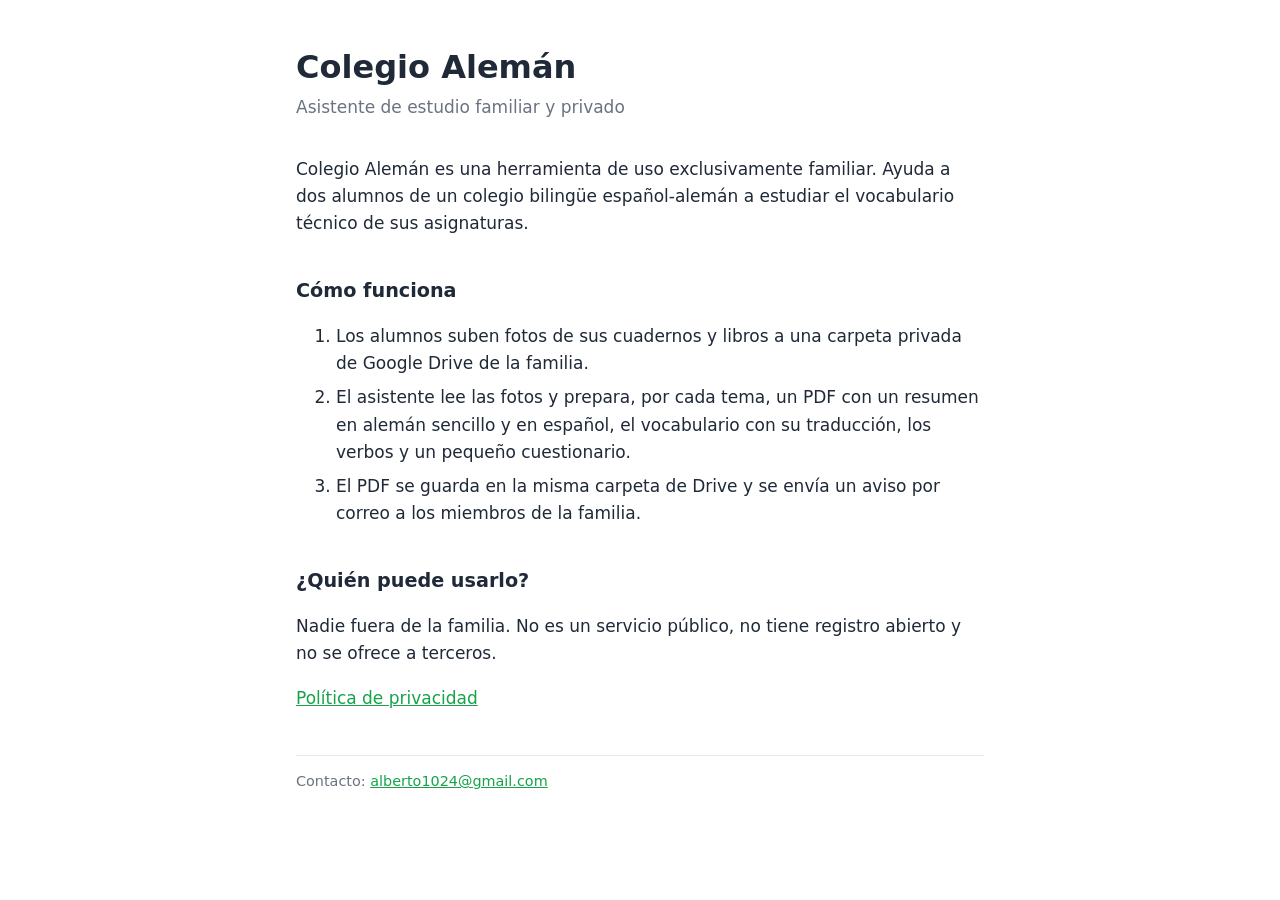
<file: index.html>
<!doctype html>
<html lang="es">
<head>
<meta charset="utf-8">
<meta name="viewport" content="width=device-width, initial-scale=1">
<title>Colegio Alemán</title>
<meta name="description" content="Asistente de estudio familiar y privado para alumnos de un colegio bilingüe español-alemán.">
<link rel="stylesheet" href="estilo.css">
</head>
<body>
<main>
  <h1>Colegio Alemán</h1>
  <p class="sub">Asistente de estudio familiar y privado</p>

  <p>Colegio Alemán es una herramienta de uso exclusivamente familiar. Ayuda a dos alumnos de un
  colegio bilingüe español-alemán a estudiar el vocabulario técnico de sus asignaturas.</p>

  <h2>Cómo funciona</h2>
  <ol>
    <li>Los alumnos suben fotos de sus cuadernos y libros a una carpeta privada de Google Drive de la familia.</li>
    <li>El asistente lee las fotos y prepara, por cada tema, un PDF con un resumen en alemán sencillo y en español,
      el vocabulario con su traducción, los verbos y un pequeño cuestionario.</li>
    <li>El PDF se guarda en la misma carpeta de Drive y se envía un aviso por correo a los miembros de la familia.</li>
  </ol>

  <h2>¿Quién puede usarlo?</h2>
  <p>Nadie fuera de la familia. No es un servicio público, no tiene registro abierto y no se ofrece a terceros.</p>

  <p><a href="privacidad.html">Política de privacidad</a></p>

  <footer>Contacto: <a href="mailto:alberto1024@gmail.com">alberto1024@gmail.com</a></footer>
</main>
</body>
</html>
</file>
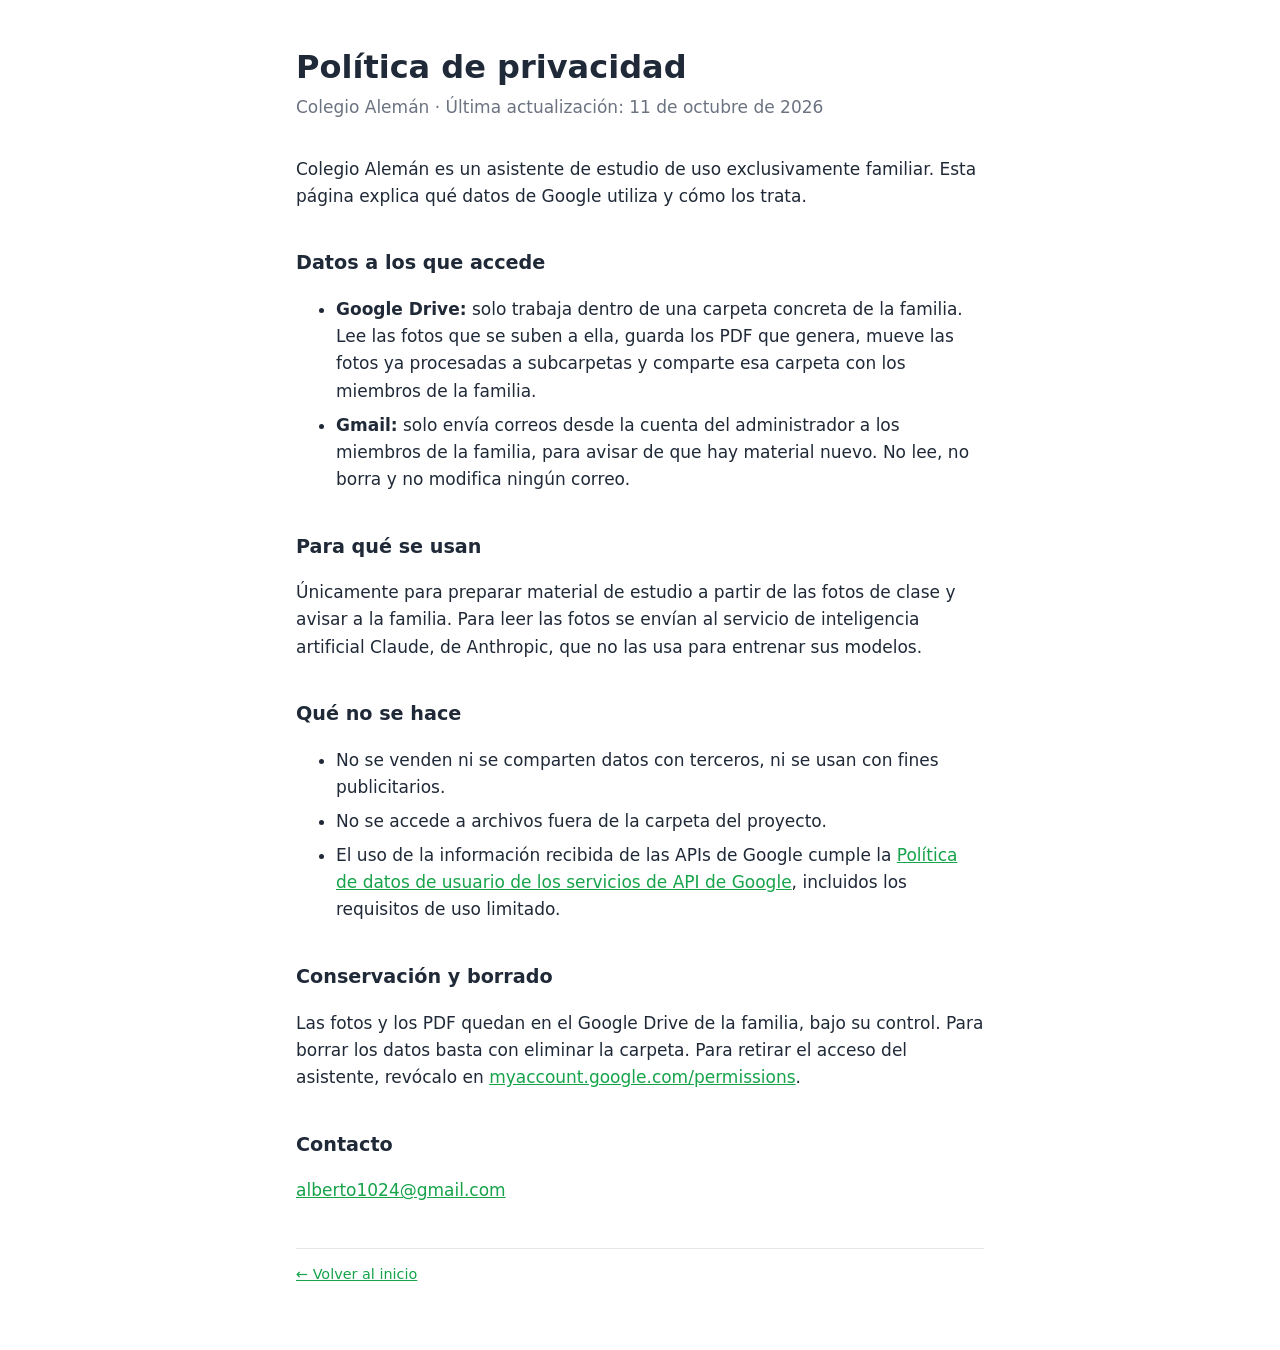
<file: privacidad.html>
<!doctype html>
<html lang="es">
<head>
<meta charset="utf-8">
<meta name="viewport" content="width=device-width, initial-scale=1">
<title>Política de privacidad</title>
<meta name="description" content="Qué datos usa el asistente de estudio familiar Colegio Alemán y cómo los trata.">
<link rel="stylesheet" href="estilo.css">
</head>
<body>
<main>
  <h1>Política de privacidad</h1>
  <p class="sub">Colegio Alemán · Última actualización: 11 de octubre de 2026</p>

  <p>Colegio Alemán es un asistente de estudio de uso exclusivamente familiar. Esta página explica qué
  datos de Google utiliza y cómo los trata.</p>

  <h2>Datos a los que accede</h2>
  <ul>
    <li><b>Google Drive:</b> solo trabaja dentro de una carpeta concreta de la familia. Lee las fotos que se suben a ella,
      guarda los PDF que genera, mueve las fotos ya procesadas a subcarpetas y comparte esa carpeta con los miembros de la familia.</li>
    <li><b>Gmail:</b> solo envía correos desde la cuenta del administrador a los miembros de la familia, para avisar de que hay material nuevo.
      No lee, no borra y no modifica ningún correo.</li>
  </ul>

  <h2>Para qué se usan</h2>
  <p>Únicamente para preparar material de estudio a partir de las fotos de clase y avisar a la familia.
  Para leer las fotos se envían al servicio de inteligencia artificial Claude, de Anthropic, que no las usa para entrenar sus modelos.</p>

  <h2>Qué no se hace</h2>
  <ul>
    <li>No se venden ni se comparten datos con terceros, ni se usan con fines publicitarios.</li>
    <li>No se accede a archivos fuera de la carpeta del proyecto.</li>
    <li>El uso de la información recibida de las APIs de Google cumple la
      <a href="https://developers.google.com/terms/api-services-user-data-policy">Política de datos de usuario de los servicios de API de Google</a>,
      incluidos los requisitos de uso limitado.</li>
  </ul>

  <h2>Conservación y borrado</h2>
  <p>Las fotos y los PDF quedan en el Google Drive de la familia, bajo su control. Para borrar los datos basta con eliminar la carpeta.
  Para retirar el acceso del asistente, revócalo en <a href="https://myaccount.google.com/permissions">myaccount.google.com/permissions</a>.</p>

  <h2>Contacto</h2>
  <p><a href="mailto:alberto1024@gmail.com">alberto1024@gmail.com</a></p>

  <footer><a href="index.html">← Volver al inicio</a></footer>
</main>
</body>
</html>
</file>
<file: estilo.css>
:root { --tinta:#1f2937; --suave:#6b7280; --fondo:#ffffff; --acento:#16a34a; --linea:#e5e7eb; }
@media (prefers-color-scheme: dark) { :root { --tinta:#e5e7eb; --suave:#9ca3af; --fondo:#111827; --linea:#374151; --acento:#4ade80; } }
* { box-sizing: border-box; }
body { margin:0; background:var(--fondo); color:var(--tinta); font:17px/1.6 system-ui,-apple-system,"Segoe UI",Roboto,sans-serif; }
main { max-width:720px; margin:0 auto; padding:48px 16px 64px; }
h1 { font-size:2rem; line-height:1.2; margin:0 0 .25em; }
h2 { font-size:1.2rem; margin:2em 0 .5em; }
.sub { color:var(--suave); margin:0 0 2em; }
a { color:var(--acento); }
li { margin-bottom:.4em; }
footer { margin-top:3em; padding-top:1em; border-top:1px solid var(--linea); color:var(--suave); font-size:.9rem; }
</file>
